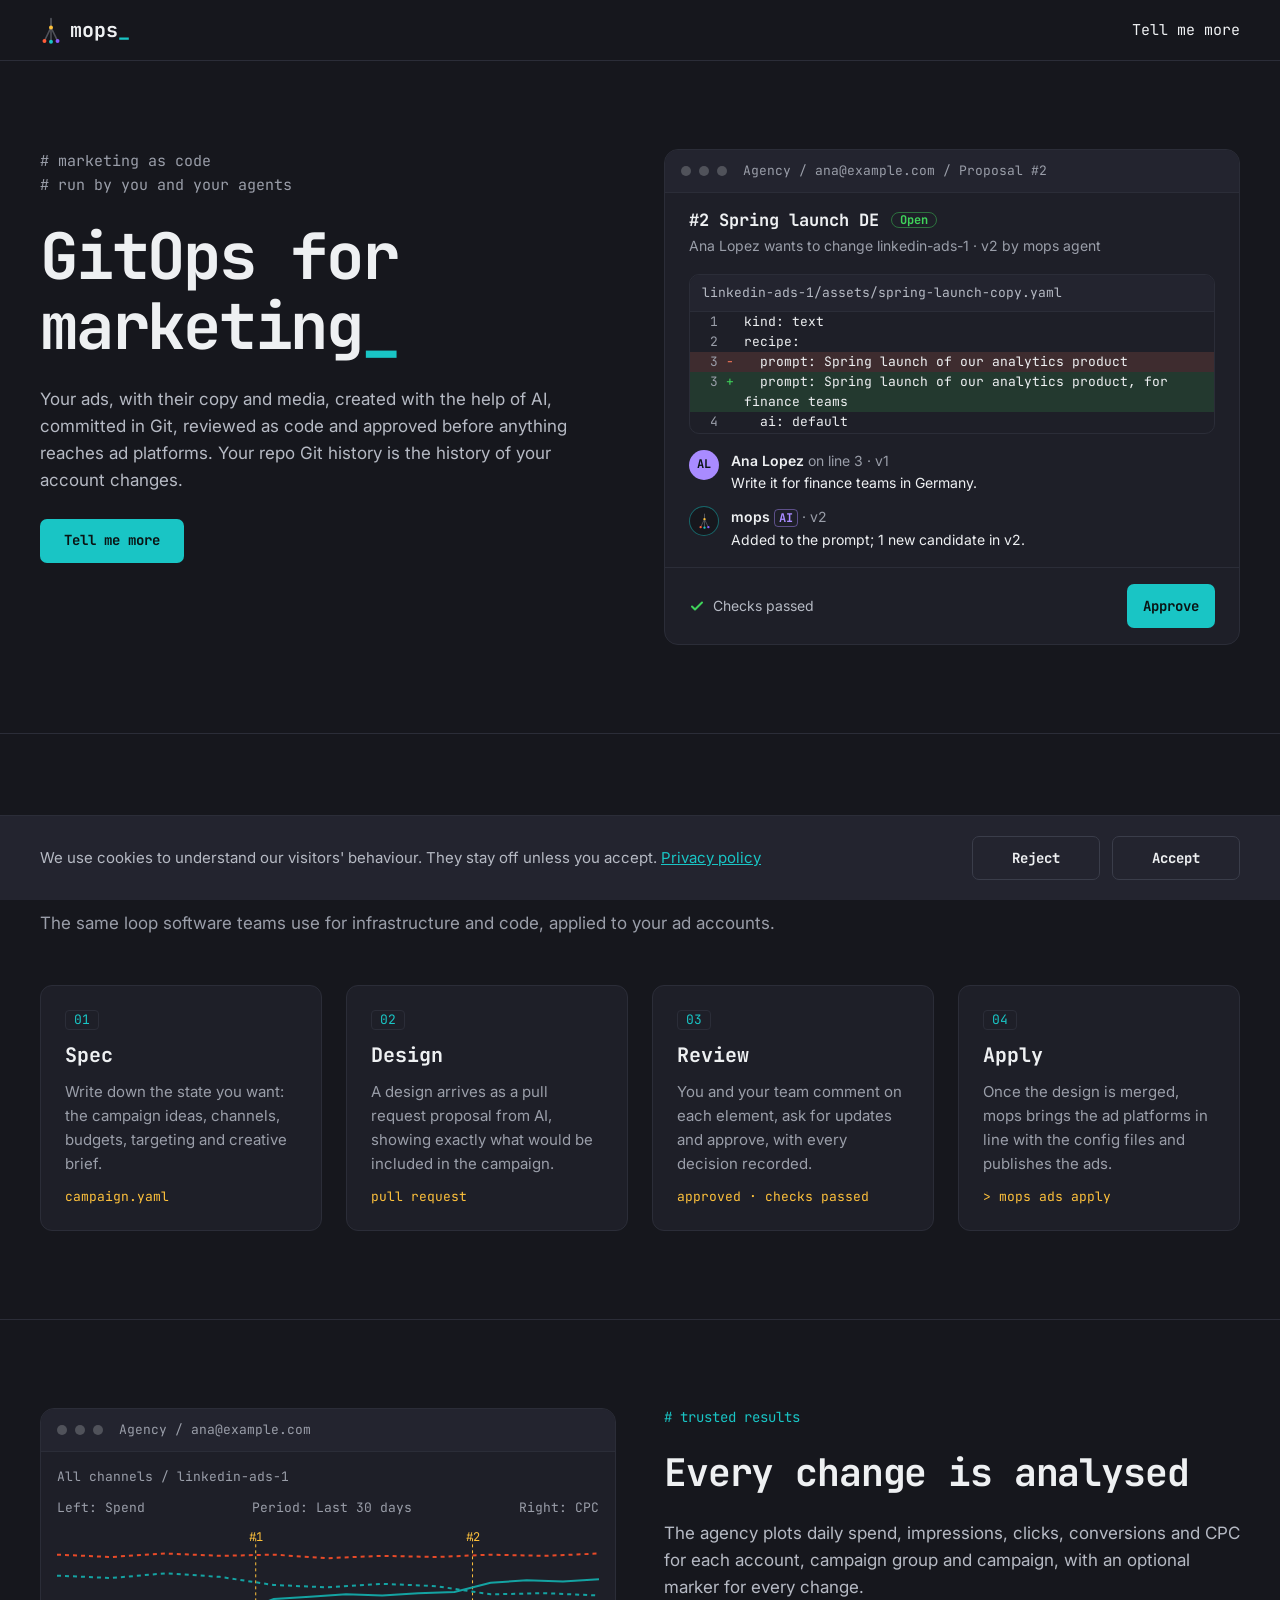
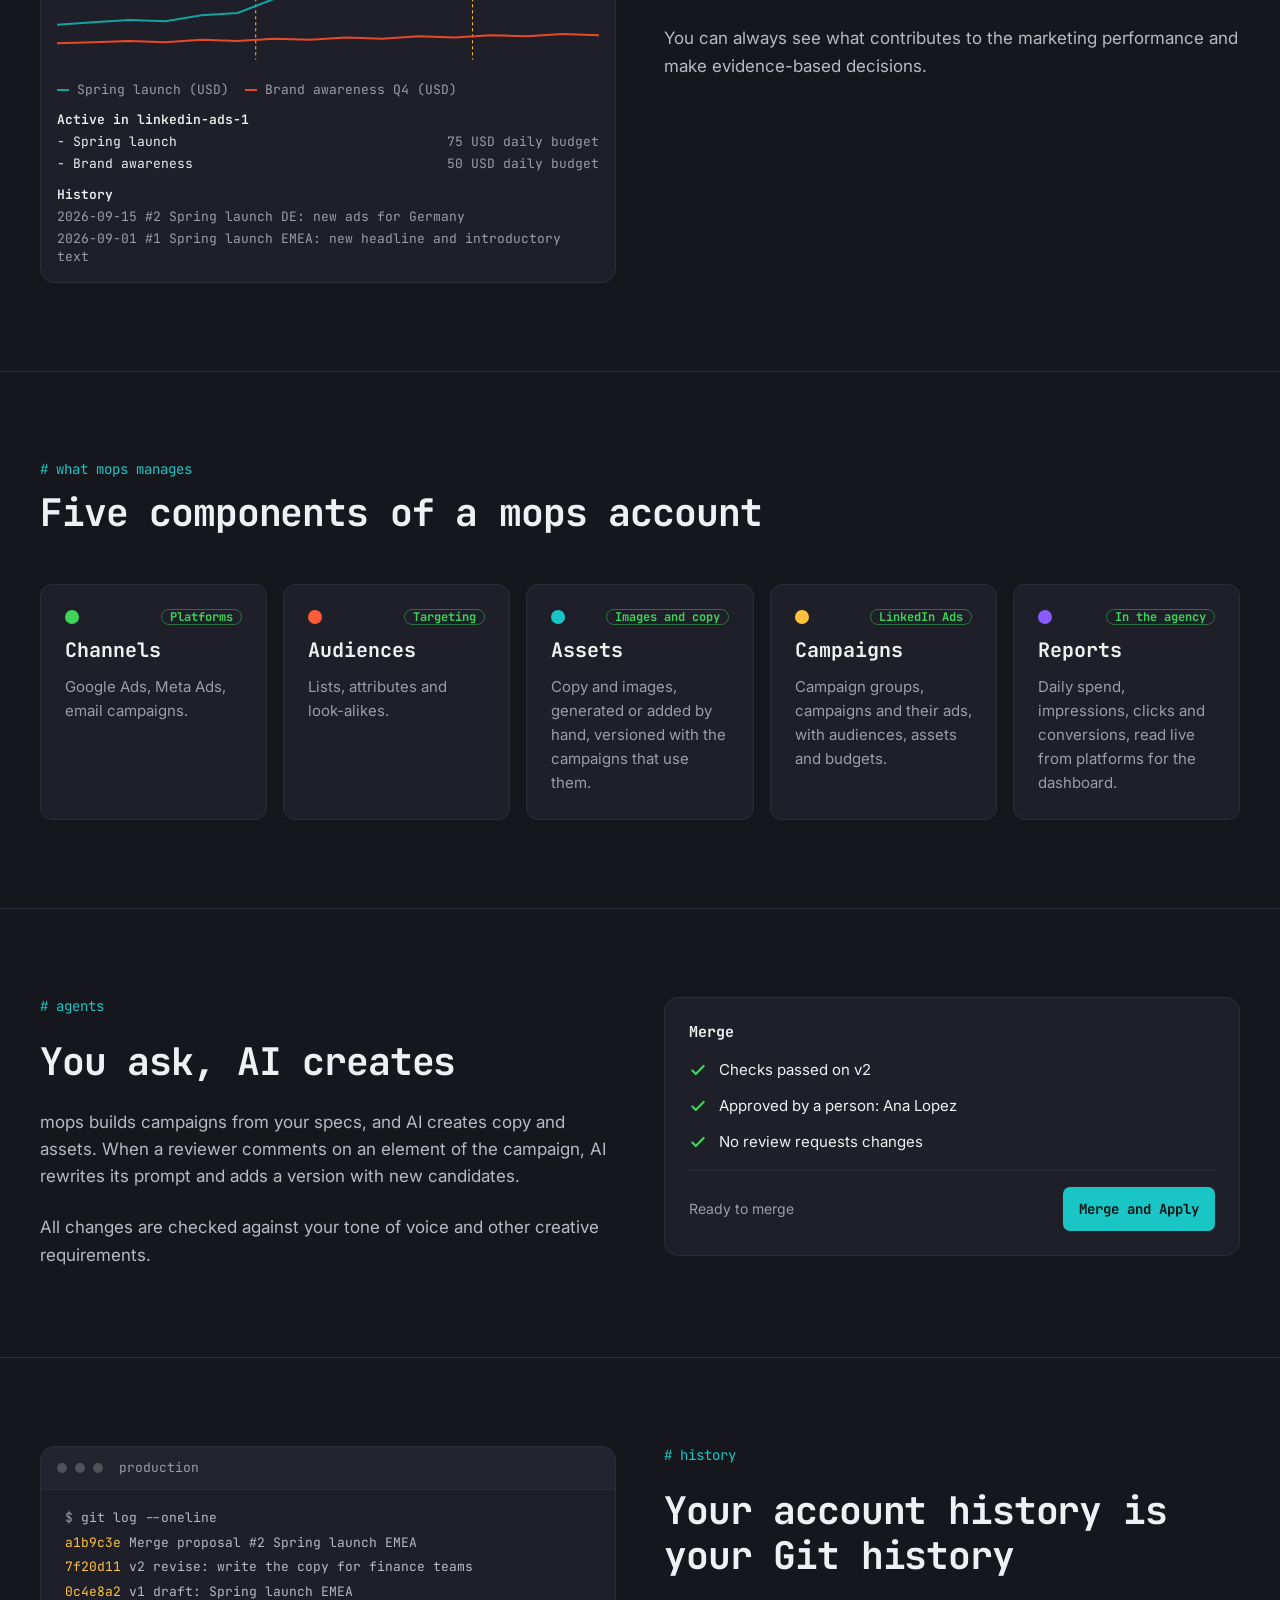
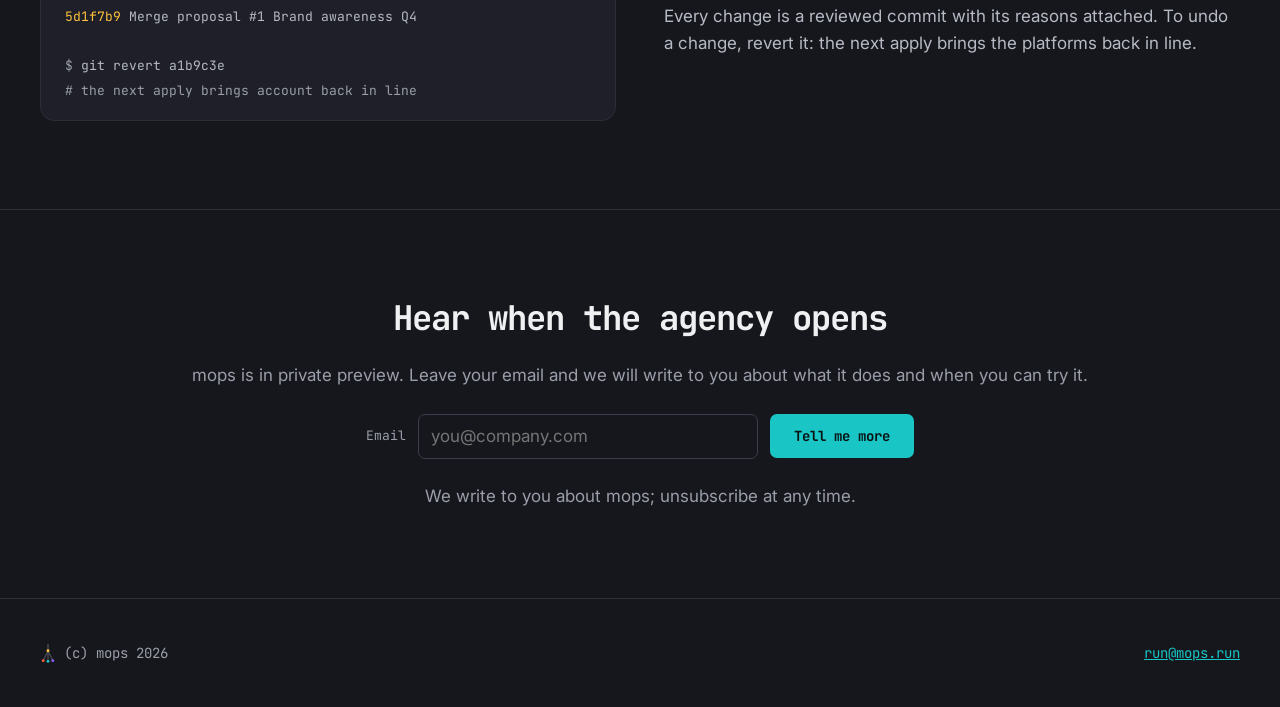
<file: index.html>
<!doctype html>
<html lang="en">
  <head>
    <meta charset="utf-8" />
    <meta name="viewport" content="width=device-width, initial-scale=1" />
    <title>mops - GitOps for marketing</title>
    <meta name="description" content="Your ads, with their copy and media, created with the help of AI, committed in Git, reviewed as code and approved before anything reaches ad platforms." />
    <link rel="canonical" href="https://mops.run/" />
    <meta property="og:title" content="mops - GitOps for marketing" />
    <meta property="og:description" content="Your ads, with their copy and media, created with the help of AI, committed in Git, reviewed as code and approved before anything reaches ad platforms." />
    <meta property="og:image" content="https://mops.run/og-image.png" />
    <meta property="og:image:width" content="1200" />
    <meta property="og:image:height" content="630" />
    <meta property="og:image:alt" content="mops logo with the text GitOps for marketing" />
    <meta property="og:url" content="https://mops.run/" />
    <meta property="og:type" content="website" />
    <link rel="icon" href="favicon.png" sizes="32x32" type="image/png" />
    <link rel="icon" href="icon.svg" type="image/svg+xml" />
    <link rel="apple-touch-icon" href="apple-touch-icon.png" />
    <link rel="preconnect" href="https://fonts.googleapis.com" />
    <link rel="preconnect" href="https://fonts.gstatic.com" crossorigin />
    <link rel="stylesheet" href="https://fonts.googleapis.com/css2?family=Inter:wght@400;600;700&amp;family=JetBrains+Mono:wght@400;700&amp;display=swap" />
    <link rel="stylesheet" href="site.css" />
    <script src="site.js" defer></script>
    <script type="application/ld+json">
      {"@context": "https://schema.org", "@type": "Organization", "name": "mops", "url": "https://mops.run/", "email": "run@mops.run", "logo": "https://mops.run/logo.svg"}
    </script>
  </head>
  <body>
    <header class="site-header">
      <div class="wrap bar">
        <a class="brand" href="/" aria-label="mops home"><img src="logo.svg" alt="" width="22" height="27" /><span>mops<span class="accent">_</span></span></a>
        <nav aria-label="Main"><a href="#tell-me-more">Tell me more</a></nav>
      </div>
    </header>

    <main>
      <section id="hero" class="hero" aria-labelledby="hero-heading">
        <div class="wrap split">
          <div class="stack">
            <div aria-hidden="true">
              <p class="comment"># marketing as code</p>
              <p class="comment"># run by you and your agents</p>
            </div>
            <h1 id="hero-heading">GitOps for marketing<span class="accent">_</span></h1>
            <p class="lead">Your ads, with their copy and media, created with the help of AI, committed in Git, reviewed as code and approved before anything reaches ad platforms. Your repo Git history is the history of your account changes.</p>
            <p class="actions">
              <a class="button primary" href="#tell-me-more">Tell me more</a>
            </p>
          </div>

          <figure class="window" aria-label="Example proposal">
            <div class="window-bar"><span class="lights" aria-hidden="true"><span></span><span></span><span></span></span><span class="window-title">Agency / ana@example.com / Proposal #2</span></div>
            <div class="preview-head">
              <p class="preview-heading"><span class="preview-title">#2 Spring launch DE</span> <span class="badge ok">Open</span></p>
              <p class="preview-line">Ana Lopez wants to change linkedin-ads-1 · v2 by mops agent</p>
            </div>
            <div class="diff">
              <p class="diff-file">linkedin-ads-1/assets/spring-launch-copy.yaml</p>
              <div class="diff-line"><span class="ln">1</span><span class="sign"></span><code>kind: text</code></div>
              <div class="diff-line"><span class="ln">2</span><span class="sign"></span><code>recipe:</code></div>
              <div class="diff-line removed"><span class="ln">3</span><span class="sign">-</span><code>  prompt: Spring launch of our analytics product</code></div>
              <div class="diff-line added"><span class="ln">3</span><span class="sign">+</span><code>  prompt: Spring launch of our analytics product, for finance teams</code></div>
              <div class="diff-line"><span class="ln">4</span><span class="sign"></span><code>  ai: default</code></div>
            </div>
            <div class="notes">
              <div class="note">
                <span class="avatar person" aria-hidden="true">AL</span>
                <div>
                  <p class="note-meta"><strong>Ana Lopez</strong> on line 3 · v1</p>
                  <p class="note-body">Write it for finance teams in Germany.</p>
                </div>
              </div>
              <div class="note">
                <span class="avatar agent" aria-hidden="true"><img src="logo.svg" alt="" width="13" height="16" /></span>
                <div>
                  <p class="note-meta"><strong>mops</strong> <span class="tag">AI</span> · v2</p>
                  <p class="note-body">Added to the prompt; 1 new candidate in v2.</p>
                </div>
              </div>
            </div>
            <div class="preview-foot">
              <ul class="preview-checks">
                <li><svg class="icon" width="16" height="16" viewBox="0 0 16 16" aria-hidden="true"><path d="M3 8.5l3 3 7-7" /></svg>Checks passed</li>
              </ul>
              <span class="label">Approve</span>
            </div>
          </figure>
        </div>
      </section>

      <section id="how" aria-labelledby="how-heading">
        <div class="wrap stack-lg">
          <div class="intro">
            <p class="comment" aria-hidden="true"># how it works</p>
            <h2 id="how-heading">How it works</h2>
            <p class="sub">The same loop software teams use for infrastructure and code, applied to your ad accounts.</p>
          </div>
          <ol class="cards">
            <li class="card">
              <span class="step-no">01</span>
              <h3>Spec</h3>
              <p>Write down the state you want: the campaign ideas, channels, budgets, targeting and creative brief.</p>
              <code>campaign.yaml</code>
            </li>
            <li class="card">
              <span class="step-no">02</span>
              <h3>Design</h3>
              <p>A design arrives as a pull request proposal from AI, showing exactly what would be included in the campaign.</p>
              <code>pull request</code>
            </li>
            <li class="card">
              <span class="step-no">03</span>
              <h3>Review</h3>
              <p>You and your team comment on each element, ask for updates and approve, with every decision recorded.</p>
              <code>approved · checks passed</code>
            </li>
            <li class="card">
              <span class="step-no">04</span>
              <h3>Apply</h3>
              <p>Once the design is merged, mops brings the ad platforms in line with the config files and publishes the ads.</p>
              <code>&gt; mops ads apply</code>
            </li>
          </ol>
        </div>
      </section>

      <section id="dashboard" aria-labelledby="dashboard-heading">
        <div class="wrap split">
          <figure class="window board" aria-label="Example dashboard">
            <div class="window-bar"><span class="lights" aria-hidden="true"><span></span><span></span><span></span></span><span class="window-title">Agency / ana@example.com</span></div>
            <div class="board-body">
              <p class="board-crumbs">All channels / linkedin-ads-1</p>
              <p class="board-selects"><span>Left: Spend</span><span>Period: Last 30 days</span><span>Right: CPC</span></p>
              <div class="board-plot">
                <svg viewBox="0 0 300 120" preserveAspectRatio="none" role="img" aria-label="Daily spend and CPC of the last 30 days, with markers for proposals 1 and 2">
                  <line class="marker" vector-effect="non-scaling-stroke" x1="110" y1="8" x2="110" y2="112" />
                  <line class="marker" vector-effect="non-scaling-stroke" x1="230" y1="8" x2="230" y2="112" />
                  <polyline class="series one" vector-effect="non-scaling-stroke" points="0,82 20,80 40,78 60,79 80,74 100,72 120,60 140,58 160,56 180,57 200,55 220,54 240,46 260,44 280,45 300,43" />
                  <polyline class="series two" vector-effect="non-scaling-stroke" points="0,98 20,97 40,96 60,97 80,95 100,96 120,94 140,95 160,93 180,94 200,92 220,93 240,91 260,92 280,90 300,91" />
                  <polyline class="series one dashed" vector-effect="non-scaling-stroke" points="0,40 30,42 60,38 90,41 120,48 150,50 180,47 210,49 240,56 270,55 300,57" />
                  <polyline class="series two dashed" vector-effect="non-scaling-stroke" points="0,22 30,24 60,21 90,23 120,22 150,25 180,23 210,24 240,22 270,23 300,21" />
                </svg>
                <span class="marker-label one">#1</span>
                <span class="marker-label two">#2</span>
              </div>
              <ul class="board-legend"><li><span class="swatch one" aria-hidden="true"></span>Spring launch (USD)</li><li><span class="swatch two" aria-hidden="true"></span>Brand awareness Q4 (USD)</li></ul>
              <div class="board-lists">
                <div class="board-active">
                  <p class="board-heading">Active in linkedin-ads-1</p>
                  <ul>
                    <li><span>- Spring launch</span><span class="faint">75 USD daily budget</span></li>
                    <li><span>- Brand awareness</span><span class="faint">50 USD daily budget</span></li>
                  </ul>
                </div>
                <div class="board-history">
                  <p class="board-heading">History</p>
                  <ul>
                    <li>2026-09-15 #2 Spring launch DE: new ads for Germany</li>
                    <li>2026-09-01 #1 Spring launch EMEA: new headline and introductory text</li>
                  </ul>
                </div>
              </div>
            </div>
          </figure>
          <div class="stack">
            <p class="comment" aria-hidden="true"># trusted results</p>
            <h2 id="dashboard-heading">Every change is analysed</h2>
            <p class="lead">The agency plots daily spend, impressions, clicks, conversions and CPC for each account, campaign group and campaign, with an optional marker for every change.</p>
            <p class="lead">You can always see what contributes to the marketing performance and make evidence-based decisions.</p>
          </div>
        </div>
      </section>

      <section id="manages" aria-labelledby="manages-heading">
        <div class="wrap stack-lg">
          <div class="intro">
            <p class="comment" aria-hidden="true"># what mops manages</p>
            <h2 id="manages-heading">Five components of a mops account</h2>
          </div>
          <ul class="cards parts">
            <li class="card">
              <div class="part-top"><span class="dot channels"></span><span class="badge ok">Platforms</span></div>
              <h3>Channels</h3>
              <p>Google Ads, Meta Ads, email campaigns.</p>
            </li>
            <li class="card">
              <div class="part-top"><span class="dot audiences"></span><span class="badge ok">Targeting</span></div>
              <h3>Audiences</h3>
              <p>Lists, attributes and look-alikes.</p>
            </li>
            <li class="card">
              <div class="part-top"><span class="dot assets"></span><span class="badge ok">Images and copy</span></div>
              <h3>Assets</h3>
              <p>Copy and images, generated or added by hand, versioned with the campaigns that use them.</p>
            </li>
            <li class="card">
              <div class="part-top"><span class="dot campaigns"></span><span class="badge ok">LinkedIn Ads</span></div>
              <h3>Campaigns</h3>
              <p>Campaign groups, campaigns and their ads, with audiences, assets and budgets.</p>
            </li>
            <li class="card">
              <div class="part-top"><span class="dot reports"></span><span class="badge ok">In the agency</span></div>
              <h3>Reports</h3>
              <p>Daily spend, impressions, clicks and conversions, read live from platforms for the dashboard.</p>
            </li>
          </ul>
        </div>
      </section>

      <section id="agents" aria-labelledby="agents-heading">
        <div class="wrap split">
          <div class="stack">
            <p class="comment" aria-hidden="true"># agents</p>
            <h2 id="agents-heading">You ask, AI creates</h2>
            <p class="lead">mops builds campaigns from your specs, and AI creates copy and assets. When a reviewer comments on an element of the campaign, AI rewrites its prompt and adds a version with new candidates.</p>
            <p class="lead">All changes are checked against your tone of voice and other creative requirements.</p>
          </div>
          <figure class="panel checklist" aria-label="Example merge checklist">
            <p class="checklist-title">Merge</p>
            <ul>
              <li><svg class="icon" width="18" height="18" viewBox="0 0 16 16" aria-hidden="true"><path d="M3 8.5l3 3 7-7" /></svg>Checks passed on v2</li>
              <li><svg class="icon" width="18" height="18" viewBox="0 0 16 16" aria-hidden="true"><path d="M3 8.5l3 3 7-7" /></svg>Approved by a person: Ana Lopez</li>
              <li><svg class="icon" width="18" height="18" viewBox="0 0 16 16" aria-hidden="true"><path d="M3 8.5l3 3 7-7" /></svg>No review requests changes</li>
            </ul>
            <div class="checklist-foot"><span class="checklist-status">Ready to merge</span><span class="label">Merge and Apply</span></div>
          </figure>
        </div>
      </section>

      <section id="history" aria-labelledby="history-heading">
        <div class="wrap split">
          <figure class="window" aria-label="Example Git history">
            <div class="window-bar"><span class="lights" aria-hidden="true"><span></span><span></span><span></span></span><span class="window-title">production</span></div>
            <pre class="terminal"><span class="faint">$</span> git log --oneline
<span class="hash">a1b9c3e</span> Merge proposal #2 Spring launch EMEA
<span class="hash">7f20d11</span> v2 revise: write the copy for finance teams
<span class="hash">0c4e8a2</span> v1 draft: Spring launch EMEA
<span class="hash">5d1f7b9</span> Merge proposal #1 Brand awareness Q4

<span class="faint">$</span> git revert a1b9c3e
<span class="faint"># the next apply brings account back in line</span></pre>
          </figure>
          <div class="stack">
            <p class="comment" aria-hidden="true"># history</p>
            <h2 id="history-heading">Your account history is your Git history</h2>
            <p class="lead">Every change is a reviewed commit with its reasons attached. To undo a change, revert it: the next apply brings the platforms back in line.</p>
          </div>
        </div>
      </section>

      <section id="tell-me-more" class="cta" aria-labelledby="cta-heading">
        <div class="wrap stack">
          <h2 id="cta-heading">Hear when the agency opens</h2>
          <p class="sub">mops is in private preview. Leave your email and we will write to you about what it does and when you can try it.</p>
          <form class="signup" method="post" action="https://eu.customerioforms.com/forms/submit_action?site_id=4153de1a5bd8facf9814&amp;form_id=tell-me-more&amp;success_url=https%3A%2F%2Fmops.run%2F%23thanks" aria-labelledby="cta-heading">
            <label for="email">Email</label>
            <input id="email" type="email" name="email" required autocomplete="email" placeholder="you@company.com" aria-describedby="consent" />
            <button class="button primary" type="submit">Tell me more</button>
          </form>
          <p id="thanks" class="thanks" role="status">Thanks. We sent you an email from run@mops.run; reply to it to tell us what you need.</p>
          <p id="consent" class="sub">We write to you about mops; unsubscribe at any time.</p>
        </div>
      </section>
    </main>

    <footer class="site-footer">
      <div class="wrap bar">
        <span class="footer-brand"><img src="logo.svg" alt="" width="16" height="20" />(c) mops 2026</span>
        <a href="mailto:run@mops.run">run@mops.run</a>
      </div>
    </footer>

    <section id="consent-banner" class="consent" aria-label="Consent" hidden>
      <div class="wrap bar">
        <p>We use cookies to understand our visitors&#39; behaviour. They stay off unless you accept. <a href="privacy.html">Privacy policy</a></p>
        <div class="actions">
          <button class="button secondary" type="button" value="no">Reject</button>
          <button class="button secondary" type="button" value="yes">Accept</button>
        </div>
      </div>
    </section>
  </body>
</html>
</file>
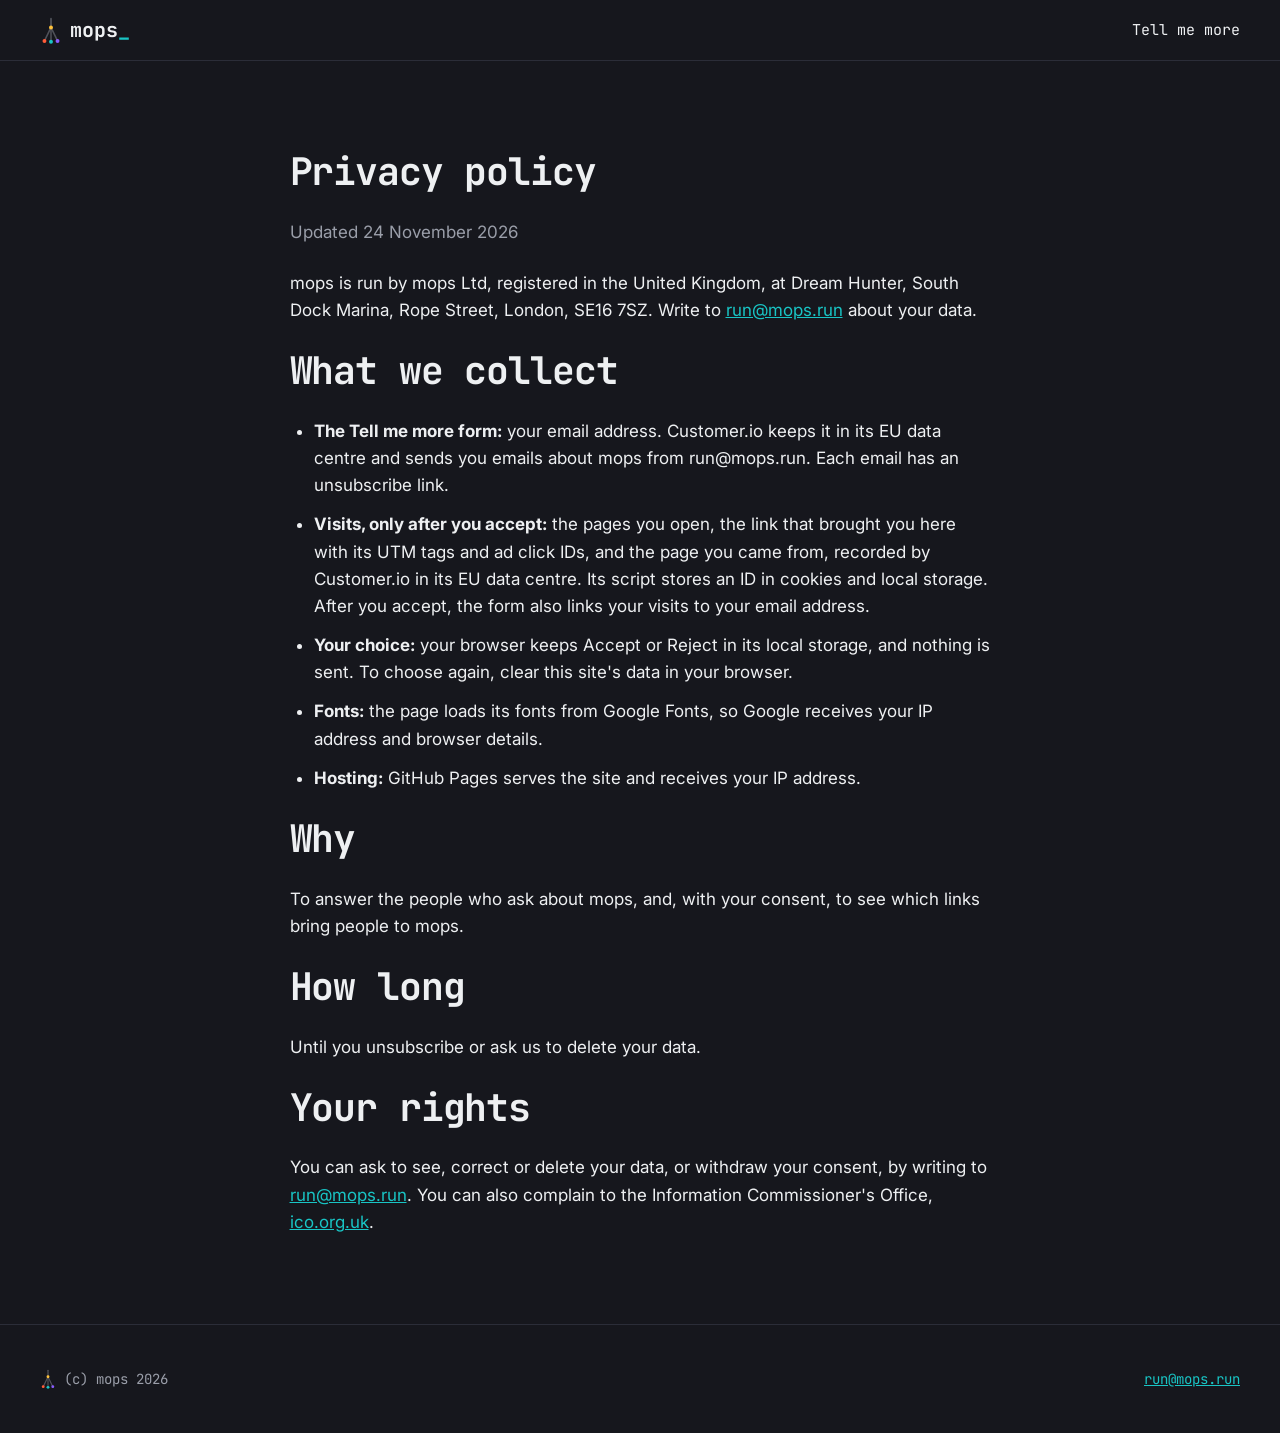
<file: privacy.html>
<!doctype html>
<html lang="en">
  <head>
    <meta charset="utf-8" />
    <meta name="viewport" content="width=device-width, initial-scale=1" />
    <title>Privacy policy - mops</title>
    <meta name="description" content="What mops.run collects, why, for how long, and how to see, correct or delete your data." />
    <link rel="canonical" href="https://mops.run/privacy.html" />
    <link rel="icon" href="favicon.png" sizes="32x32" type="image/png" />
    <link rel="icon" href="icon.svg" type="image/svg+xml" />
    <link rel="apple-touch-icon" href="apple-touch-icon.png" />
    <link rel="preconnect" href="https://fonts.googleapis.com" />
    <link rel="preconnect" href="https://fonts.gstatic.com" crossorigin />
    <link rel="stylesheet" href="https://fonts.googleapis.com/css2?family=Inter:wght@400;600;700&amp;family=JetBrains+Mono:wght@400;700&amp;display=swap" />
    <link rel="stylesheet" href="site.css" />
  </head>
  <body>
    <header class="site-header">
      <div class="wrap bar">
        <a class="brand" href="/" aria-label="mops home"><img src="logo.svg" alt="" width="22" height="27" /><span>mops<span class="accent">_</span></span></a>
        <nav aria-label="Main"><a href="/#tell-me-more">Tell me more</a></nav>
      </div>
    </header>

    <main>
      <article class="policy" aria-labelledby="policy-heading">
        <div class="wrap stack">
          <h1 id="policy-heading">Privacy policy</h1>
          <p class="sub">Updated 24 November 2026</p>
          <p>mops is run by mops Ltd, registered in the United Kingdom, at Dream Hunter, South Dock Marina, Rope Street, London, SE16 7SZ. Write to <a href="mailto:run@mops.run">run@mops.run</a> about your data.</p>

          <h2>What we collect</h2>
          <ul>
            <li><strong>The Tell me more form:</strong> your email address. Customer.io keeps it in its EU data centre and sends you emails about mops from run@mops.run. Each email has an unsubscribe link.</li>
            <li><strong>Visits, only after you accept:</strong> the pages you open, the link that brought you here with its UTM tags and ad click IDs, and the page you came from, recorded by Customer.io in its EU data centre. Its script stores an ID in cookies and local storage. After you accept, the form also links your visits to your email address.</li>
            <li><strong>Your choice:</strong> your browser keeps Accept or Reject in its local storage, and nothing is sent. To choose again, clear this site's data in your browser.</li>
            <li><strong>Fonts:</strong> the page loads its fonts from Google Fonts, so Google receives your IP address and browser details.</li>
            <li><strong>Hosting:</strong> GitHub Pages serves the site and receives your IP address.</li>
          </ul>

          <h2>Why</h2>
          <p>To answer the people who ask about mops, and, with your consent, to see which links bring people to mops.</p>

          <h2>How long</h2>
          <p>Until you unsubscribe or ask us to delete your data.</p>

          <h2>Your rights</h2>
          <p>You can ask to see, correct or delete your data, or withdraw your consent, by writing to <a href="mailto:run@mops.run">run@mops.run</a>. You can also complain to the Information Commissioner's Office, <a href="https://ico.org.uk">ico.org.uk</a>.</p>
        </div>
      </article>
    </main>

    <footer class="site-footer">
      <div class="wrap bar">
        <span class="footer-brand"><img src="logo.svg" alt="" width="16" height="20" />(c) mops 2026</span>
        <a href="mailto:run@mops.run">run@mops.run</a>
      </div>
    </footer>
  </body>
</html>
</file>
<file: site.css>
/* The main page. Every color, font, size, radius and spacing value comes from tokens.css (packages/styles). */
@import url("tokens.css");

*,
*::before,
*::after { box-sizing: border-box; }

body {
  margin: 0;
  background: var(--color-bg-page);
  color: var(--color-text-default);
  font: var(--typography-body);
}

a { color: var(--color-text-link); }
a:hover { color: var(--color-text-link-hover); }
a:focus-visible,
input:focus-visible,
button:focus-visible { outline: 2px solid var(--color-text-link); outline-offset: 2px; }

h1, h2, h3, p, ul, ol, figure, pre { margin: 0; }
code, pre { font-family: var(--font-family-mono); }

.wrap {
  max-width: calc(var(--size-content-width) + 2 * var(--size-gutter));
  margin: 0 auto;
  padding: 0 var(--size-gutter);
}
.bar { display: flex; flex-wrap: wrap; align-items: center; justify-content: space-between; gap: var(--size-space-16); }
.stack { display: flex; flex-direction: column; gap: var(--size-space-24); }
.stack-lg { display: flex; flex-direction: column; gap: var(--size-space-48); }
.split { display: grid; grid-template-columns: repeat(2, minmax(0, 1fr)); gap: var(--size-space-48); align-items: start; }

/* Site header and footer */
.site-header { border-bottom: var(--size-border-width) solid var(--color-border-default); }
.site-header .bar { min-height: calc(var(--size-touch-target) + 2 * var(--size-space-8)); }
.brand {
  display: inline-flex;
  align-items: center;
  gap: var(--size-space-8);
  min-height: var(--size-touch-target);
  color: var(--color-text-default);
  font: var(--font-weight-bold) var(--font-size-20) var(--font-family-mono);
  text-decoration: none;
}
.brand:hover { color: var(--color-text-default); }
.accent { color: var(--color-text-link); }
.site-header nav a {
  display: inline-flex;
  align-items: center;
  min-height: var(--size-touch-target);
  color: var(--color-text-default);
  font: var(--font-weight-regular) var(--font-size-15) var(--font-family-mono);
  text-decoration: none;
}
.site-header nav a:hover { color: var(--color-text-link-hover); }

.site-footer { border-top: var(--size-border-width) solid var(--color-border-default); }
.site-footer .bar { padding: var(--size-space-32) var(--size-gutter); }
.footer-brand,
.site-footer a { display: inline-flex; align-items: center; gap: var(--size-space-8); min-height: var(--size-touch-target); font: var(--font-weight-regular) var(--font-size-14) var(--font-family-mono); }
.footer-brand { color: var(--color-text-muted); }

/* Sections */
main > section { border-top: var(--size-border-width) solid var(--color-border-default); padding: var(--size-section-padding) 0; }
main > .hero { border-top: 0; }
.intro { display: flex; flex-direction: column; gap: var(--size-space-12); }
.comment { color: var(--color-text-link); font: var(--font-weight-regular) var(--font-size-14) var(--font-family-mono); }
.hero .comment { color: var(--color-text-muted); font-size: var(--font-size-15); line-height: var(--font-line-height-body); }
h1 { font: var(--typography-hero); letter-spacing: var(--typography-hero-letter-spacing); }
h2 { font: var(--typography-section); letter-spacing: var(--typography-section-letter-spacing); }
.cta h2 { font: var(--typography-cta); letter-spacing: var(--typography-cta-letter-spacing); }
h3 { font: var(--typography-card); letter-spacing: var(--typography-card-letter-spacing); }
.lead { color: var(--color-text-lead); }
.sub { color: var(--color-text-muted); }
.cta .stack { align-items: center; text-align: center; }

.actions { display: flex; flex-wrap: wrap; gap: var(--size-space-16); }
.button,
.label {
  display: inline-flex;
  align-items: center;
  min-height: var(--size-touch-target);
  padding: 0 var(--size-space-24);
  border-radius: var(--size-radius-control);
  font: var(--typography-button);
  letter-spacing: var(--typography-button-letter-spacing);
  text-decoration: none;
}
.primary,
.label { background: var(--color-bg-accent); color: var(--color-text-on-accent); }
.primary:hover { color: var(--color-text-on-accent); }
.label { padding: 0 var(--size-space-16); }
button.button { border: 0; cursor: pointer; }

/* Tell me more: the form, and the note of #thanks in place of the line under it (ui.md, Form). */
.signup { display: flex; flex-wrap: wrap; align-items: center; justify-content: center; gap: var(--size-space-12); }
.signup label { font: var(--typography-label); color: var(--color-text-muted); }
.signup input {
  width: 20em;
  max-width: 100%;
  min-height: var(--size-touch-target);
  padding: var(--size-space-8) var(--size-space-12);
  border: var(--size-border-width) solid var(--color-border-input);
  border-radius: var(--size-radius-control);
  background: var(--color-bg-page);
  color: var(--color-text-default);
  font: inherit;
}
.thanks { display: none; }
.thanks:target { display: block; }
.thanks:target + #consent { display: none; }

.badge {
  display: inline-block;
  padding: 0 var(--size-space-8);
  border: var(--size-border-width) solid var(--color-badge-ok);
  border-radius: var(--size-radius-pill);
  font: var(--typography-badge);
  letter-spacing: var(--typography-badge-letter-spacing);
}
.badge.ok { border-color: var(--color-badge-ok); color: var(--color-text-ok); }
.tag {
  padding: 0 var(--size-space-4);
  border: var(--size-border-width) solid var(--color-badge-purple-text);
  border-radius: var(--size-radius-tag);
  color: var(--color-text-ai);
  font: var(--typography-badge);
}

.icon { flex: none; fill: none; stroke: currentColor; stroke-width: 2; stroke-linecap: round; stroke-linejoin: round; }

/* Illustrations: windows and panels */
.window,
.panel {
  overflow: hidden;
  border: var(--size-border-width) solid var(--color-border-default);
  border-radius: var(--size-radius-window);
  background: var(--color-bg-panel);
}
.window-bar {
  display: flex;
  align-items: center;
  gap: var(--size-space-8);
  padding: var(--size-space-12) var(--size-space-16);
  border-bottom: var(--size-border-width) solid var(--color-border-default);
  background: var(--color-bg-raised);
}
.lights { display: inline-flex; gap: var(--size-space-8); }
.lights span { width: 10px; height: 10px; border-radius: var(--size-radius-pill); background: var(--color-logo-line); }
.window-title { margin-left: var(--size-space-8); color: var(--color-text-muted); font: var(--typography-label); }

.preview-head { display: flex; flex-direction: column; gap: var(--size-space-4); padding: var(--size-space-16) var(--size-space-24) 0; }
.preview-heading { display: flex; flex-wrap: wrap; align-items: center; gap: var(--size-space-12); }
.preview-title { font: var(--font-weight-bold) var(--font-size-17) var(--font-family-mono); }
.preview-line { color: var(--color-text-muted); font-size: var(--font-size-14); }

.diff {
  margin: var(--size-space-16) var(--size-space-24) 0;
  overflow: hidden;
  border: var(--size-border-width) solid var(--color-border-default);
  border-radius: var(--size-radius-box);
  font: var(--typography-label);
  line-height: var(--font-line-height-agency);
}
.diff-file {
  padding: var(--size-space-8) var(--size-space-12);
  border-bottom: var(--size-border-width) solid var(--color-border-default);
  background: var(--color-bg-raised);
  color: var(--color-text-lead);
}
.diff-line { display: grid; grid-template-columns: 36px 18px minmax(0, 1fr); }
.diff-line .ln { padding-right: var(--size-space-8); color: var(--color-text-muted); text-align: right; }
.diff-line code { white-space: pre-wrap; overflow-wrap: anywhere; }
.diff-line.removed { background: var(--color-bg-removed); }
.diff-line.removed .sign { color: var(--color-text-danger); }
.diff-line.added { background: var(--color-bg-added); }
.diff-line.added .sign { color: var(--color-text-ok); }

.notes { display: flex; flex-direction: column; gap: var(--size-space-12); padding: var(--size-space-16) var(--size-space-24) 0; font-size: var(--font-size-14); }
.note { display: flex; gap: var(--size-space-12); }
.avatar {
  display: inline-flex;
  flex: none;
  align-items: center;
  justify-content: center;
  width: 30px;
  height: 30px;
  border-radius: var(--size-radius-pill);
  background: var(--color-bg-raised);
  font: var(--typography-badge);
}
/* Dark initials on the AI color, as text.default on it is 2.4:1 (packages/styles README, Contrast). */
.avatar.person { background: var(--color-text-ai); color: var(--color-text-on-accent); }
.avatar.agent { border: var(--size-border-width) solid var(--color-badge-cyan); background: var(--color-bg-page); }
.note-meta { color: var(--color-text-muted); }
.note-meta strong { color: var(--color-text-default); font-weight: var(--font-weight-semibold); }

.preview-foot {
  display: flex;
  flex-wrap: wrap;
  align-items: center;
  justify-content: space-between;
  gap: var(--size-space-12);
  margin-top: var(--size-space-16);
  padding: var(--size-space-16) var(--size-space-24);
  border-top: var(--size-border-width) solid var(--color-border-default);
}
.preview-checks { display: flex; flex-wrap: wrap; gap: var(--size-space-16); padding: 0; list-style: none; color: var(--color-text-lead); font-size: var(--font-size-14); }
.preview-checks li { display: inline-flex; align-items: center; gap: var(--size-space-8); }
.preview-checks .icon { color: var(--color-text-ok); }

/* How it works and What mops manages */
.cards { display: grid; grid-template-columns: repeat(4, minmax(0, 1fr)); gap: var(--size-space-24); padding: 0; list-style: none; }
.cards.parts { grid-template-columns: repeat(5, minmax(0, 1fr)); gap: var(--size-space-16); }
.card {
  display: flex;
  flex-direction: column;
  gap: var(--size-space-12);
  padding: var(--size-space-24);
  border: var(--size-border-width) solid var(--color-border-default);
  border-radius: var(--size-radius-card);
  background: var(--color-bg-panel);
}
.card p { color: var(--color-text-muted); font-size: var(--font-size-15); }
.card code { margin-top: auto; color: var(--color-text-version); font: var(--typography-label); letter-spacing: var(--typography-label-letter-spacing); }
.step-no {
  align-self: flex-start;
  padding: 0 var(--size-space-8);
  border: var(--size-border-width) solid var(--color-border-default);
  border-radius: var(--size-radius-tag);
  color: var(--color-text-link);
  font: var(--typography-label);
}
.part-top { display: flex; align-items: center; justify-content: space-between; gap: var(--size-space-8); }
.dot { width: 14px; height: 14px; border-radius: var(--size-radius-pill); }
.dot.channels { background: var(--color-text-ok); }
.dot.campaigns { background: var(--color-subsystem-campaigns); }
.dot.audiences { background: var(--color-subsystem-audiences); }
.dot.assets { background: var(--color-subsystem-assets); }
.dot.reports { background: var(--color-subsystem-reports); }

/* Agents */
.checklist { display: flex; flex-direction: column; gap: var(--size-space-16); padding: var(--size-space-24); }
.checklist-title { font: var(--font-weight-bold) var(--font-size-15) var(--font-family-mono); }
.checklist ul { display: flex; flex-direction: column; gap: var(--size-space-12); padding: 0; list-style: none; font-size: var(--font-size-15); }
.checklist li { display: flex; align-items: center; gap: var(--size-space-12); }
.checklist .icon { color: var(--color-text-ok); }
.checklist-foot {
  display: flex;
  align-items: center;
  justify-content: space-between;
  gap: var(--size-space-12);
  padding-top: var(--size-space-16);
  border-top: var(--size-border-width) solid var(--color-border-default);
}
.checklist-status { color: var(--color-text-muted); font-size: var(--font-size-14); }

/* History */
.terminal {
  overflow-x: auto;
  padding: var(--size-space-16) var(--size-space-24);
  color: var(--color-text-lead);
  font: var(--font-weight-regular) var(--font-size-13) / 1.9 var(--font-family-mono);
  white-space: pre;
}
.terminal .hash { color: var(--color-text-version); }
.terminal .faint { color: var(--color-text-muted); }

/* Dashboard preview: a static picture of the agency's environment page. */
.board-body { display: grid; gap: var(--size-space-12); padding: var(--size-space-16); font: var(--typography-label); }
.board-crumbs { color: var(--color-text-muted); }
.board-selects { display: flex; flex-wrap: wrap; justify-content: space-between; gap: var(--size-space-8); color: var(--color-text-muted); }
.board-plot { position: relative; }
.board-plot svg { display: block; width: 100%; height: 140px; }
.board-plot .series { fill: none; stroke-width: 2; }
.board-plot .series.one { stroke: var(--color-chart-series-1); }
.board-plot .series.two { stroke: var(--color-chart-series-2); }
.board-plot .series.dashed { stroke-dasharray: 4 4; }
.board-plot .marker { stroke: var(--color-text-version); stroke-width: 1; stroke-dasharray: 3 3; }
.marker-label { position: absolute; top: 0; transform: translateX(-50%); color: var(--color-text-version); font-size: var(--font-size-12); }
.board-legend { display: flex; flex-wrap: wrap; gap: var(--size-space-16); margin: 0; padding: 0; list-style: none; color: var(--color-text-muted); }
.board-legend li { display: inline-flex; align-items: center; gap: var(--size-space-8); }
.swatch { width: 12px; height: 2px; }
.swatch.one { background: var(--color-chart-series-1); }
.swatch.two { background: var(--color-chart-series-2); }
.board-lists { display: grid; gap: var(--size-space-12); }
.board-heading { color: var(--color-text-default); font-weight: var(--font-weight-semibold); }
.board-lists ul { display: grid; gap: var(--size-space-4); margin: var(--size-space-4) 0 0; padding: 0; list-style: none; }
.board-active li { display: flex; justify-content: space-between; gap: var(--size-space-8); }
.board-history li,
.board .faint { color: var(--color-text-muted); }
.marker-label.one { left: 36.7%; }
.marker-label.two { left: 76.7%; }

/* Narrow screens: size.breakpoint.two-columns and size.breakpoint.one-column. */
@media (max-width: 1024px) {
  .split { grid-template-columns: minmax(0, 1fr); }
  .cards,
  .cards.parts { grid-template-columns: repeat(2, minmax(0, 1fr)); }
}
@media (max-width: 640px) {
  .cards,
  .cards.parts { grid-template-columns: minmax(0, 1fr); }
  h1 { font-size: var(--font-size-38); }
}

/* The consent banner (README, Consent banner): fixed at the bottom of the window, over the page, until a choice. */
.button.secondary { border: var(--size-border-width) solid var(--color-border-input); background: var(--color-bg-raised); color: var(--color-text-default); }
.consent {
  position: fixed;
  inset: auto 0 0 0;
  border-top: var(--size-border-width) solid var(--color-border-default);
  background: var(--color-bg-raised);
}
.consent[hidden] { display: none; }
.consent .bar { padding: calc(var(--size-space-16) + var(--size-space-4)) var(--size-gutter); gap: var(--size-space-16) var(--size-space-32); }
.consent p { flex: 1 1 32em; color: var(--color-text-lead); font-size: var(--font-size-15); }
.consent .actions { gap: var(--size-space-12); }
.consent .button { justify-content: center; min-width: 128px; padding: 0 calc(var(--size-space-16) + var(--size-space-4)); }

/* The privacy page (README, Privacy page): one column of text under the site header. */
.policy { padding: var(--size-section-padding) 0; }
.policy .wrap { max-width: 45em; }
.policy h1 { font: var(--typography-section); letter-spacing: var(--typography-section-letter-spacing); }
.policy ul { display: flex; flex-direction: column; gap: var(--size-space-12); padding-left: var(--size-space-24); }
</file>
